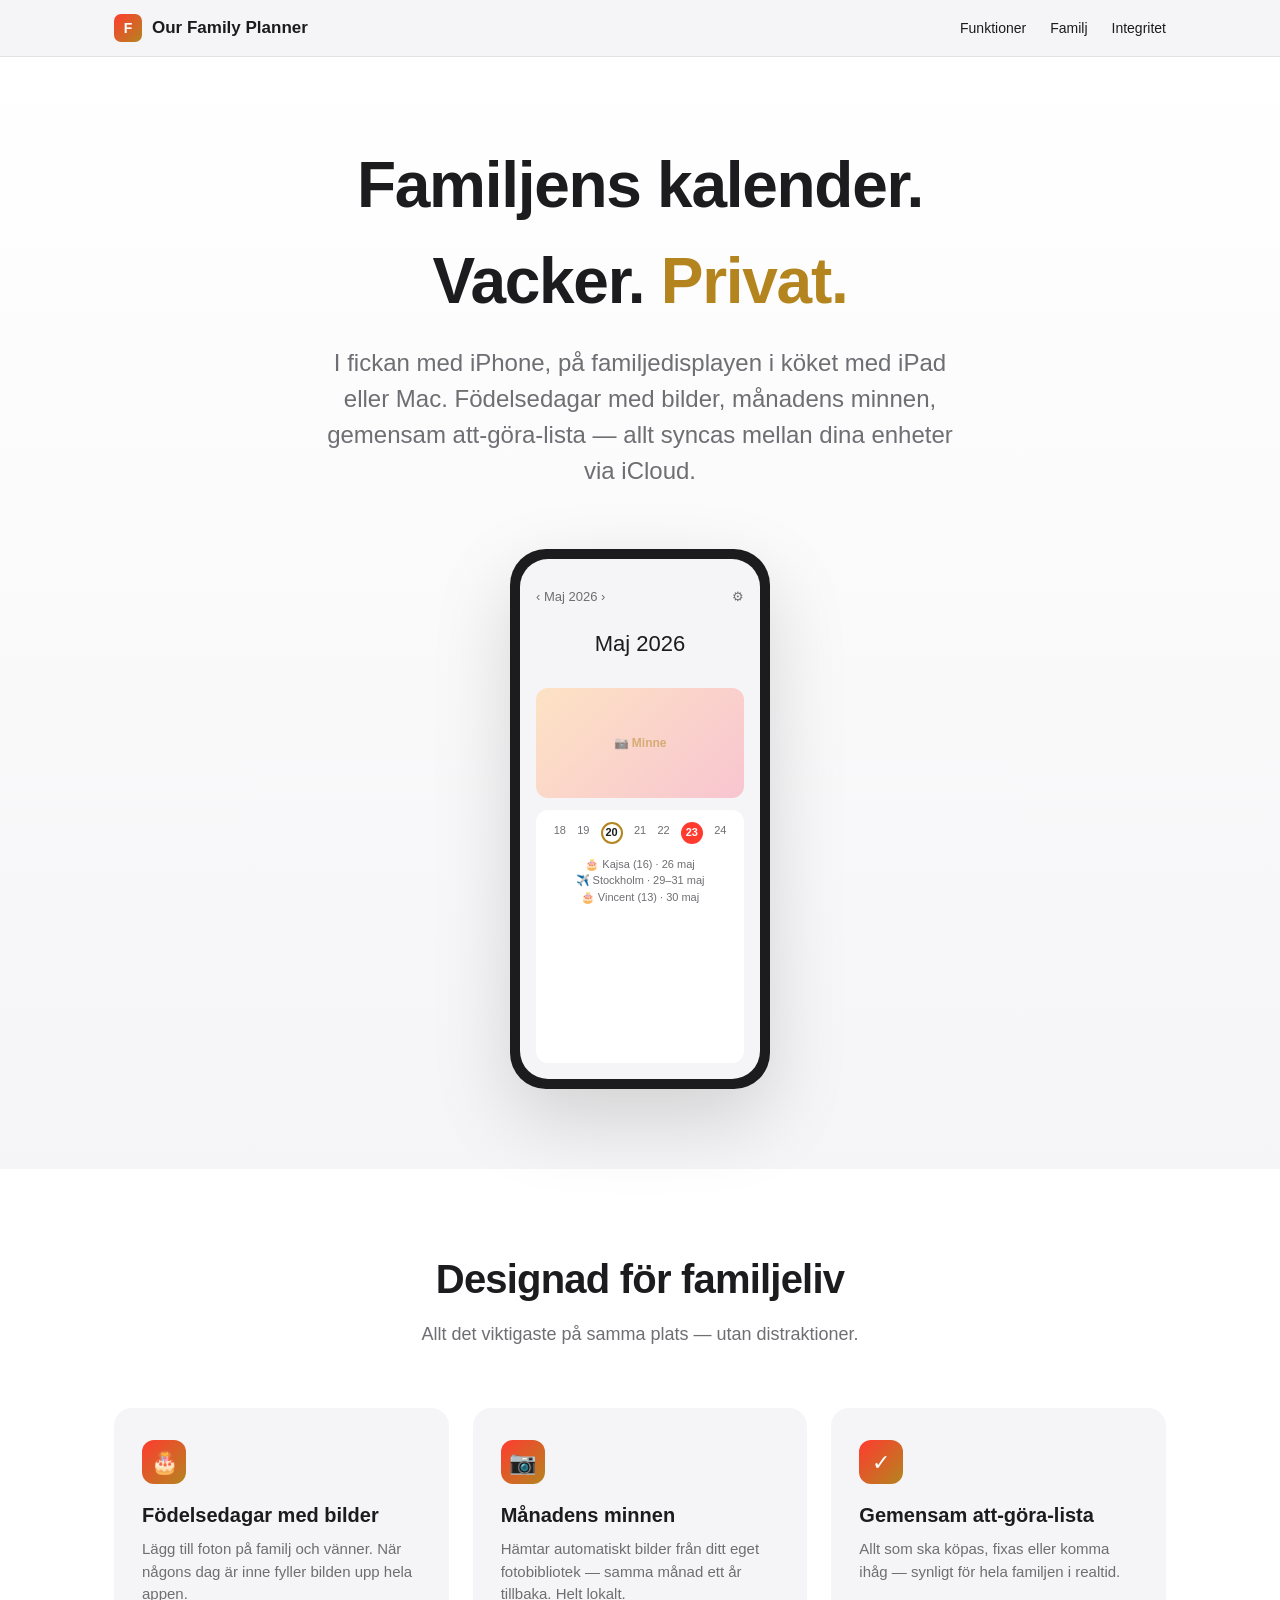
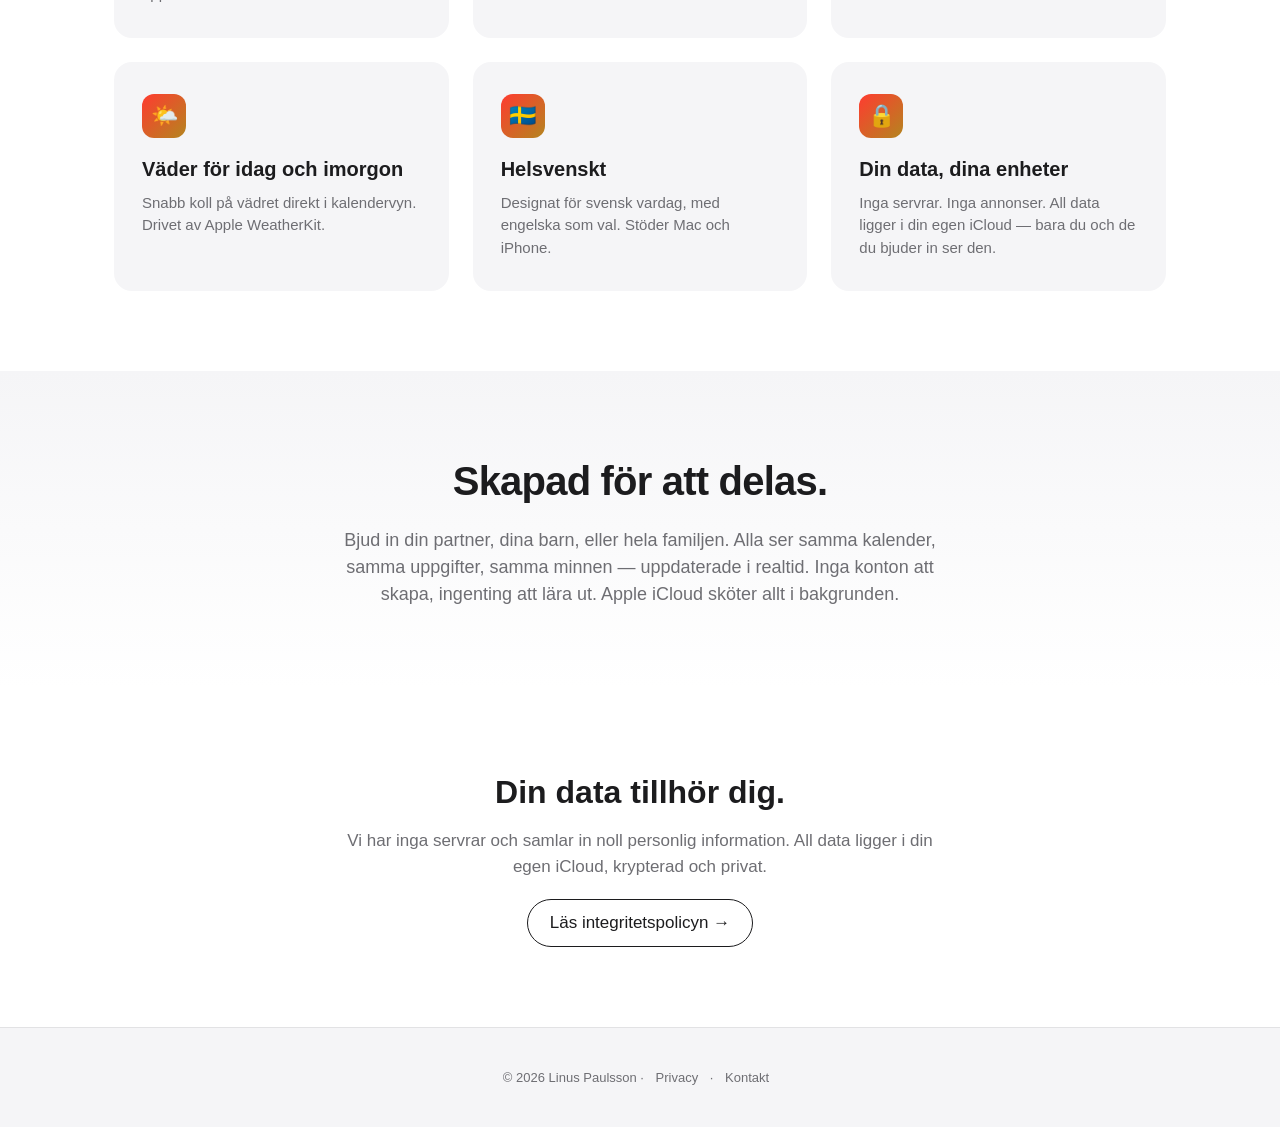
<file: index.html>
<!DOCTYPE html>
<html lang="sv">
<head>
  <meta charset="UTF-8" />
  <meta name="viewport" content="width=device-width, initial-scale=1.0" />
  <title>Our Family Planner — Familjekalendern för Mac och iPhone</title>
  <meta name="description" content="En kalender för hela familjen. Födelsedagar med bilder, månadsbilder, gemensam att-göra-lista. Syncar mellan Mac och iPhone via iCloud." />
  <link rel="stylesheet" href="style.css" />
</head>
<body>

  <nav>
    <div class="inner">
      <a href="/myfamilycalendar/" class="brand">
        <span class="logo">F</span>
        <span>Our Family Planner</span>
      </a>
      <div class="links">
        <a href="#features">Funktioner</a>
        <a href="#family">Familj</a>
        <a href="privacy.html">Integritet</a>
      </div>
    </div>
  </nav>

  <!-- HERO -->
  <section class="hero">
    <div class="container">
      <h1>Familjens kalender.<br/>Vacker. <span class="gold-accent">Privat.</span></h1>
      <p class="tagline">
        I fickan med iPhone, på familjedisplayen i köket med iPad eller Mac.
        Födelsedagar med bilder, månadens minnen, gemensam att-göra-lista —
        allt syncas mellan dina enheter via iCloud.
      </p>

      <div class="mockup">
        <div class="phone">
          <div class="screen">
            <div class="screen-header">
              <span>‹ Maj 2026 ›</span>
              <span>⚙</span>
            </div>
            <div class="month-title">Maj 2026</div>
            <div class="photo">📷 Minne</div>
            <div class="calendar">
              <div class="day-row">
                <span>18</span><span>19</span>
                <span class="bday">20</span>
                <span>21</span><span>22</span>
                <span class="today">23</span>
                <span>24</span>
              </div>
              <div style="margin-top:12px; font-size:11px;">
                <div>🎂 Kajsa (16) · 26 maj</div>
                <div>✈️ Stockholm · 29–31 maj</div>
                <div>🎂 Vincent (13) · 30 maj</div>
              </div>
            </div>
          </div>
        </div>
      </div>
    </div>
  </section>

  <!-- FEATURES -->
  <section class="features" id="features">
    <div class="container">
      <h2>Designad för familjeliv</h2>
      <p class="subtitle">Allt det viktigaste på samma plats — utan distraktioner.</p>

      <div class="feature-grid">
        <div class="feature">
          <div class="icon">🎂</div>
          <h3>Födelsedagar med bilder</h3>
          <p>Lägg till foton på familj och vänner. När någons dag är inne fyller bilden upp hela appen.</p>
        </div>

        <div class="feature">
          <div class="icon">📷</div>
          <h3>Månadens minnen</h3>
          <p>Hämtar automatiskt bilder från ditt eget fotobibliotek — samma månad ett år tillbaka. Helt lokalt.</p>
        </div>

        <div class="feature">
          <div class="icon">✓</div>
          <h3>Gemensam att-göra-lista</h3>
          <p>Allt som ska köpas, fixas eller komma ihåg — synligt för hela familjen i realtid.</p>
        </div>

        <div class="feature">
          <div class="icon">🌤️</div>
          <h3>Väder för idag och imorgon</h3>
          <p>Snabb koll på vädret direkt i kalendervyn. Drivet av Apple WeatherKit.</p>
        </div>

        <div class="feature">
          <div class="icon">🇸🇪</div>
          <h3>Helsvenskt</h3>
          <p>Designat för svensk vardag, med engelska som val. Stöder Mac och iPhone.</p>
        </div>

        <div class="feature">
          <div class="icon">🔒</div>
          <h3>Din data, dina enheter</h3>
          <p>Inga servrar. Inga annonser. All data ligger i din egen iCloud — bara du och de du bjuder in ser den.</p>
        </div>
      </div>
    </div>
  </section>

  <!-- FAMILY -->
  <section class="family" id="family">
    <div class="container">
      <h2>Skapad för att delas.</h2>
      <p>
        Bjud in din partner, dina barn, eller hela familjen. Alla ser samma kalender, samma uppgifter,
        samma minnen — uppdaterade i realtid. Inga konton att skapa, ingenting att lära ut.
        Apple iCloud sköter allt i bakgrunden.
      </p>
    </div>
  </section>

  <!-- PRIVACY INTRO -->
  <section class="privacy-intro">
    <div class="container">
      <h2>Din data tillhör dig.</h2>
      <p>
        Vi har inga servrar och samlar in noll personlig information.
        All data ligger i din egen iCloud, krypterad och privat.
      </p>
      <a href="privacy.html" class="link">Läs integritetspolicyn →</a>
    </div>
  </section>

  <footer>
    © 2026 Linus Paulsson ·
    <a href="privacy.html">Privacy</a> ·
    <a href="mailto:linus@belean.nu">Kontakt</a>
  </footer>

</body>
</html>
</file>
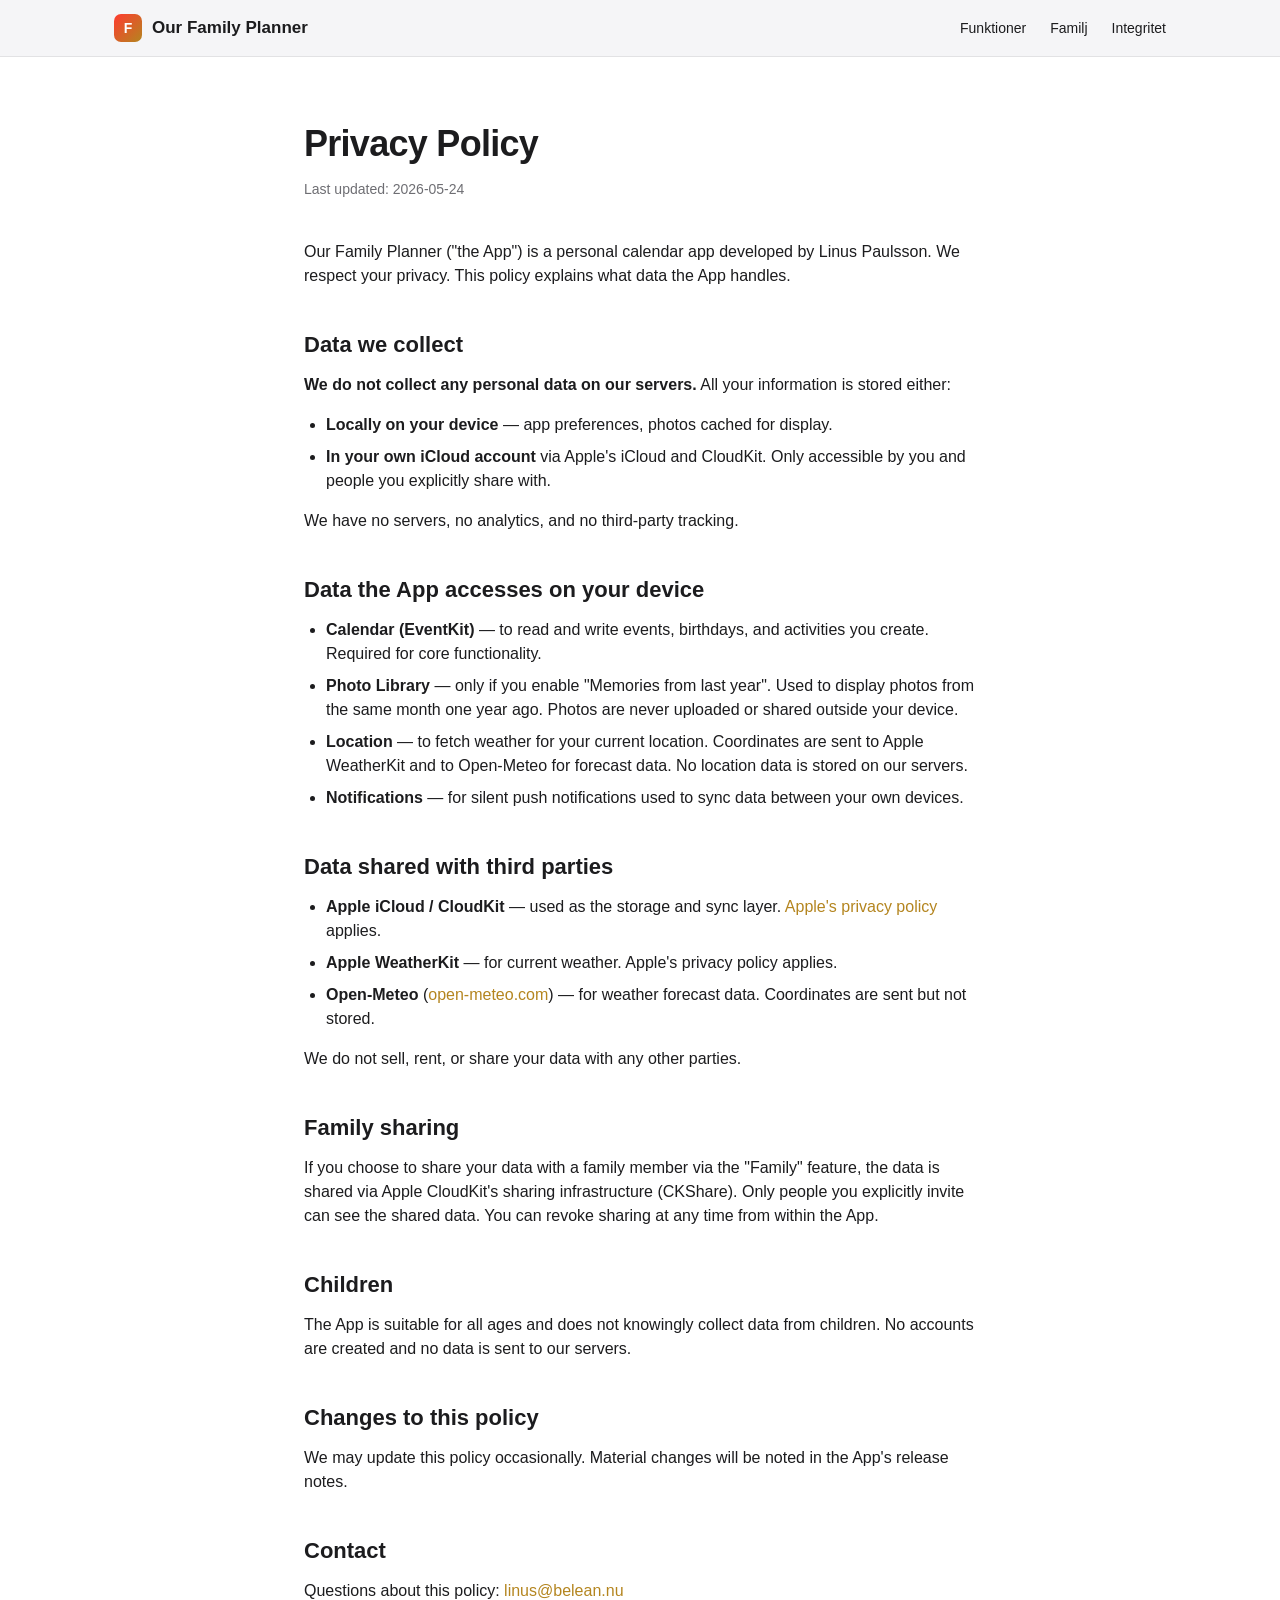
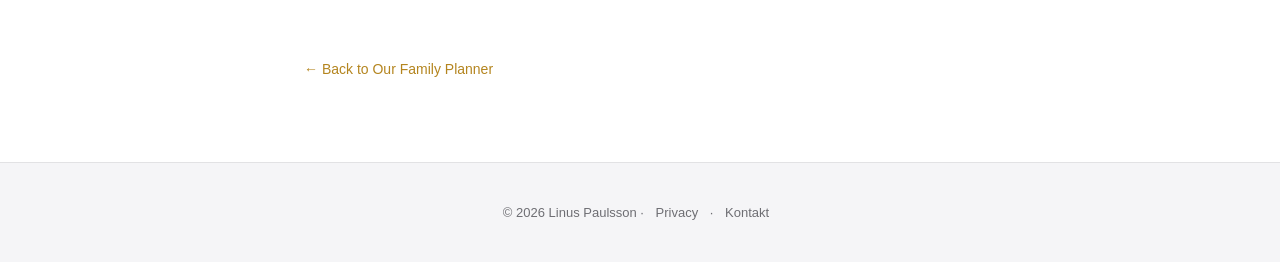
<file: privacy.html>
<!DOCTYPE html>
<html lang="en">
<head>
  <meta charset="UTF-8" />
  <meta name="viewport" content="width=device-width, initial-scale=1.0" />
  <title>Privacy Policy — Our Family Planner</title>
  <link rel="stylesheet" href="style.css" />
</head>
<body>

  <nav>
    <div class="inner">
      <a href="/myfamilycalendar/" class="brand">
        <span class="logo">F</span>
        <span>Our Family Planner</span>
      </a>
      <div class="links">
        <a href="/myfamilycalendar/#features">Funktioner</a>
        <a href="/myfamilycalendar/#family">Familj</a>
        <a href="privacy.html">Integritet</a>
      </div>
    </div>
  </nav>

  <section class="privacy-page">
    <div class="container">
      <h1>Privacy Policy</h1>
      <div class="updated">Last updated: 2026-05-24</div>

      <p>
        Our Family Planner ("the App") is a personal calendar app developed by Linus Paulsson.
        We respect your privacy. This policy explains what data the App handles.
      </p>

      <h2>Data we collect</h2>
      <p>
        <strong>We do not collect any personal data on our servers.</strong>
        All your information is stored either:
      </p>
      <ul>
        <li><strong>Locally on your device</strong> — app preferences, photos cached for display.</li>
        <li><strong>In your own iCloud account</strong> via Apple's iCloud and CloudKit. Only accessible by you and people you explicitly share with.</li>
      </ul>
      <p>We have no servers, no analytics, and no third-party tracking.</p>

      <h2>Data the App accesses on your device</h2>
      <ul>
        <li><strong>Calendar (EventKit)</strong> — to read and write events, birthdays, and activities you create. Required for core functionality.</li>
        <li><strong>Photo Library</strong> — only if you enable "Memories from last year". Used to display photos from the same month one year ago. Photos are never uploaded or shared outside your device.</li>
        <li><strong>Location</strong> — to fetch weather for your current location. Coordinates are sent to Apple WeatherKit and to Open-Meteo for forecast data. No location data is stored on our servers.</li>
        <li><strong>Notifications</strong> — for silent push notifications used to sync data between your own devices.</li>
      </ul>

      <h2>Data shared with third parties</h2>
      <ul>
        <li><strong>Apple iCloud / CloudKit</strong> — used as the storage and sync layer. <a href="https://www.apple.com/legal/privacy/" target="_blank" rel="noopener">Apple's privacy policy</a> applies.</li>
        <li><strong>Apple WeatherKit</strong> — for current weather. Apple's privacy policy applies.</li>
        <li><strong>Open-Meteo</strong> (<a href="https://open-meteo.com" target="_blank" rel="noopener">open-meteo.com</a>) — for weather forecast data. Coordinates are sent but not stored.</li>
      </ul>
      <p>We do not sell, rent, or share your data with any other parties.</p>

      <h2>Family sharing</h2>
      <p>
        If you choose to share your data with a family member via the "Family" feature, the data is shared via Apple
        CloudKit's sharing infrastructure (CKShare). Only people you explicitly invite can see the shared data.
        You can revoke sharing at any time from within the App.
      </p>

      <h2>Children</h2>
      <p>
        The App is suitable for all ages and does not knowingly collect data from children. No accounts are created
        and no data is sent to our servers.
      </p>

      <h2>Changes to this policy</h2>
      <p>
        We may update this policy occasionally. Material changes will be noted in the App's release notes.
      </p>

      <h2>Contact</h2>
      <p>
        Questions about this policy: <a href="mailto:linus@belean.nu">linus@belean.nu</a>
      </p>

      <a href="/myfamilycalendar/" class="back">← Back to Our Family Planner</a>
    </div>
  </section>

  <footer>
    © 2026 Linus Paulsson ·
    <a href="privacy.html">Privacy</a> ·
    <a href="mailto:linus@belean.nu">Kontakt</a>
  </footer>

</body>
</html>
</file>
<file: style.css>
/* ─── Reset ─── */
*, *::before, *::after { box-sizing: border-box; margin: 0; padding: 0; }
html { -webkit-text-size-adjust: 100%; }
body {
  font-family: -apple-system, BlinkMacSystemFont, "SF Pro Display", "Segoe UI",
               Roboto, Helvetica, Arial, sans-serif;
  font-size: 17px;
  line-height: 1.5;
  color: #1c1c1e;
  background: #f5f5f7;
  -webkit-font-smoothing: antialiased;
}

a { color: #b4851f; text-decoration: none; }
a:hover { text-decoration: underline; }

/* ─── Layout ─── */
.container { max-width: 1100px; margin: 0 auto; padding: 0 24px; }
section { padding: 80px 0; }

/* ─── Nav ─── */
nav {
  position: sticky; top: 0; z-index: 10;
  background: rgba(245, 245, 247, 0.85);
  backdrop-filter: saturate(180%) blur(20px);
  -webkit-backdrop-filter: saturate(180%) blur(20px);
  border-bottom: 0.5px solid rgba(0, 0, 0, 0.08);
}
nav .inner {
  max-width: 1100px; margin: 0 auto; padding: 14px 24px;
  display: flex; align-items: center; justify-content: space-between;
}
nav .brand {
  display: flex; align-items: center; gap: 10px;
  font-weight: 600; font-size: 17px; color: #1c1c1e;
}
nav .brand .logo {
  width: 28px; height: 28px; border-radius: 7px;
  background: linear-gradient(135deg, #ff3b30, #b4851f);
  display: grid; place-items: center;
  color: white; font-size: 14px; font-weight: 700;
}
nav .links { display: flex; gap: 24px; font-size: 14px; }
nav .links a { color: #1c1c1e; }

/* ─── Hero ─── */
.hero {
  text-align: center;
  padding-top: 80px;
  background: linear-gradient(180deg, #fff 0%, #f5f5f7 100%);
}
.hero h1 {
  font-size: clamp(40px, 6vw, 64px);
  font-weight: 700;
  letter-spacing: -0.02em;
  margin-bottom: 16px;
}
.hero .tagline {
  font-size: clamp(18px, 2.4vw, 24px);
  color: #6e6e73;
  font-weight: 400;
  max-width: 640px;
  margin: 0 auto 32px;
}
.hero .gold-accent { color: #b4851f; }
.hero .cta {
  display: inline-flex; align-items: center; gap: 10px;
  background: #1c1c1e; color: white;
  padding: 14px 28px; border-radius: 980px;
  font-size: 16px; font-weight: 500;
  transition: transform 0.15s ease;
}
.hero .cta:hover { transform: translateY(-1px); text-decoration: none; }
.hero .mockup {
  margin-top: 60px;
  display: flex; justify-content: center; gap: 40px;
  flex-wrap: wrap;
}

/* iPhone mockup (CSS-art) */
.phone {
  width: 260px; height: 540px;
  border-radius: 36px;
  background: #1c1c1e;
  padding: 10px;
  box-shadow: 0 30px 80px rgba(0, 0, 0, 0.15);
}
.phone .screen {
  width: 100%; height: 100%;
  border-radius: 28px;
  background: #f5f5f7;
  padding: 28px 16px 16px;
  display: flex; flex-direction: column; gap: 12px;
  overflow: hidden;
}
.phone .screen-header {
  display: flex; justify-content: space-between; align-items: center;
  font-size: 13px; color: #6e6e73;
}
.phone .month-title {
  text-align: center; font-size: 22px; margin: 8px 0 16px;
}
.phone .photo {
  width: 100%; height: 110px;
  border-radius: 12px;
  background: linear-gradient(135deg, #fde2c4, #f8c5d0);
  display: grid; place-items: center;
  color: rgba(180, 133, 31, 0.5); font-weight: 600; font-size: 12px;
}
.phone .calendar {
  background: white;
  border-radius: 12px;
  padding: 12px;
  flex: 1;
  font-size: 11px;
  color: #6e6e73;
}
.phone .day-row {
  display: flex; justify-content: space-around; margin-bottom: 6px;
}
.phone .day-row .today {
  background: #ff3b30; color: white;
  width: 22px; height: 22px; border-radius: 50%;
  display: grid; place-items: center;
  font-weight: 600;
}
.phone .day-row .bday {
  border: 2px solid #b4851f;
  width: 22px; height: 22px; border-radius: 50%;
  display: grid; place-items: center;
  font-weight: 600; color: #1c1c1e;
}

/* ─── Features ─── */
.features { background: white; }
.features h2 {
  font-size: 40px; font-weight: 700; text-align: center;
  letter-spacing: -0.02em; margin-bottom: 12px;
}
.features .subtitle {
  text-align: center; color: #6e6e73; font-size: 18px; margin-bottom: 60px;
}
.feature-grid {
  display: grid;
  grid-template-columns: repeat(auto-fit, minmax(280px, 1fr));
  gap: 24px;
}
.feature {
  background: #f5f5f7;
  border-radius: 18px;
  padding: 32px 28px;
}
.feature .icon {
  width: 44px; height: 44px;
  border-radius: 12px;
  background: linear-gradient(135deg, #ff3b30, #b4851f);
  display: grid; place-items: center;
  color: white; font-size: 22px;
  margin-bottom: 16px;
}
.feature h3 { font-size: 20px; font-weight: 600; margin-bottom: 8px; }
.feature p { color: #6e6e73; font-size: 15px; }

/* ─── Family section ─── */
.family {
  background: linear-gradient(180deg, #f5f5f7 0%, #fff 100%);
  text-align: center;
}
.family h2 {
  font-size: 40px; font-weight: 700;
  letter-spacing: -0.02em; margin-bottom: 16px;
}
.family p {
  color: #6e6e73; font-size: 18px;
  max-width: 640px; margin: 0 auto;
}

/* ─── Privacy section (intro on landing) ─── */
.privacy-intro {
  background: white;
  text-align: center;
}
.privacy-intro h2 { font-size: 32px; font-weight: 700; margin-bottom: 12px; }
.privacy-intro p { color: #6e6e73; max-width: 600px; margin: 0 auto 20px; }
.privacy-intro .link {
  display: inline-block;
  padding: 10px 22px;
  border: 1px solid #1c1c1e;
  border-radius: 980px;
  font-weight: 500;
  color: #1c1c1e;
}
.privacy-intro .link:hover { background: #1c1c1e; color: white; text-decoration: none; }

/* ─── Footer ─── */
footer {
  background: #f5f5f7;
  padding: 40px 24px;
  text-align: center;
  color: #6e6e73;
  font-size: 13px;
  border-top: 0.5px solid rgba(0, 0, 0, 0.08);
}
footer a { color: #6e6e73; margin: 0 8px; }

/* ─── Privacy page ─── */
.privacy-page {
  background: white;
  padding: 60px 24px 80px;
}
.privacy-page .container { max-width: 720px; }
.privacy-page h1 {
  font-size: 36px; font-weight: 700; margin-bottom: 8px;
  letter-spacing: -0.02em;
}
.privacy-page .updated {
  color: #6e6e73; font-size: 14px; margin-bottom: 40px;
}
.privacy-page h2 {
  font-size: 22px; font-weight: 600;
  margin: 40px 0 12px;
}
.privacy-page p, .privacy-page ul {
  color: #1c1c1e; font-size: 16px;
  margin-bottom: 16px;
}
.privacy-page ul { padding-left: 22px; }
.privacy-page ul li { margin-bottom: 8px; }
.privacy-page strong { font-weight: 600; }
.privacy-page .back {
  display: inline-block; margin-top: 40px;
  font-size: 14px; color: #b4851f;
}
</file>
